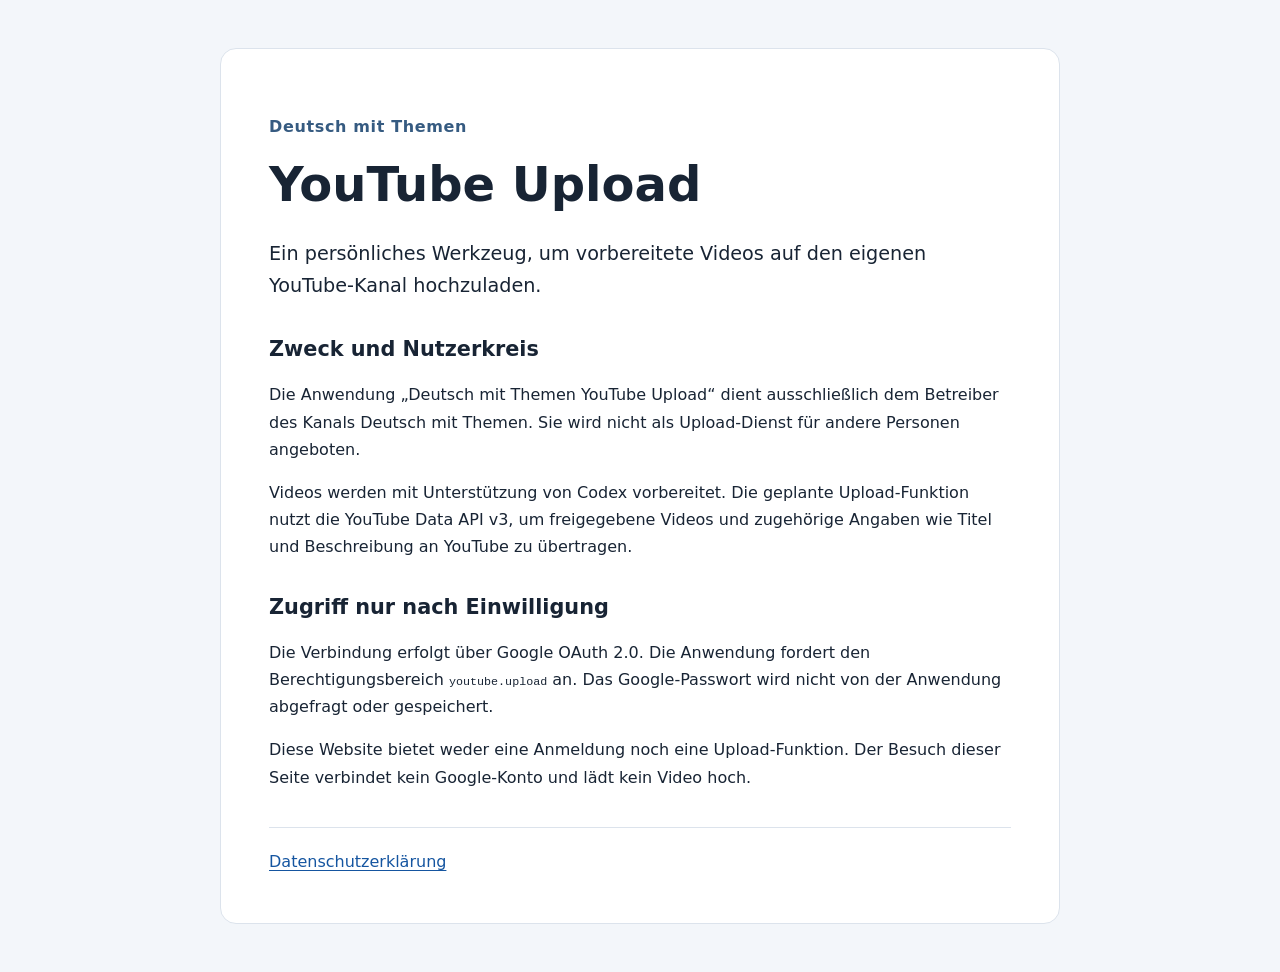
<file: index.html>
<!doctype html>
<html lang="de">
<head>
  <meta charset="utf-8">
  <meta name="viewport" content="width=device-width, initial-scale=1">
  <meta name="description" content="Informationen zur privaten YouTube-Upload-Anwendung von Deutsch mit Themen.">
  <title>Deutsch mit Themen YouTube Upload</title>
  <link rel="stylesheet" href="style.css">
</head>
<body>
  <main>
    <p class="eyebrow">Deutsch mit Themen</p>
    <h1>YouTube Upload</h1>
    <p class="lead">Ein persönliches Werkzeug, um vorbereitete Videos auf den eigenen YouTube-Kanal hochzuladen.</p>
    <section aria-labelledby="purpose">
      <h2 id="purpose">Zweck und Nutzerkreis</h2>
      <p>Die Anwendung „Deutsch mit Themen YouTube Upload“ dient ausschließlich dem Betreiber des Kanals Deutsch mit Themen. Sie wird nicht als Upload-Dienst für andere Personen angeboten.</p>
      <p>Videos werden mit Unterstützung von Codex vorbereitet. Die geplante Upload-Funktion nutzt die YouTube Data API v3, um freigegebene Videos und zugehörige Angaben wie Titel und Beschreibung an YouTube zu übertragen.</p>
    </section>
    <section aria-labelledby="access">
      <h2 id="access">Zugriff nur nach Einwilligung</h2>
      <p>Die Verbindung erfolgt über Google OAuth 2.0. Die Anwendung fordert den Berechtigungsbereich <code>youtube.upload</code> an. Das Google-Passwort wird nicht von der Anwendung abgefragt oder gespeichert.</p>
      <p>Diese Website bietet weder eine Anmeldung noch eine Upload-Funktion. Der Besuch dieser Seite verbindet kein Google-Konto und lädt kein Video hoch.</p>
    </section>
    <footer><a href="privacy.html">Datenschutzerklärung</a></footer>
  </main>
</body>
</html>
</file>
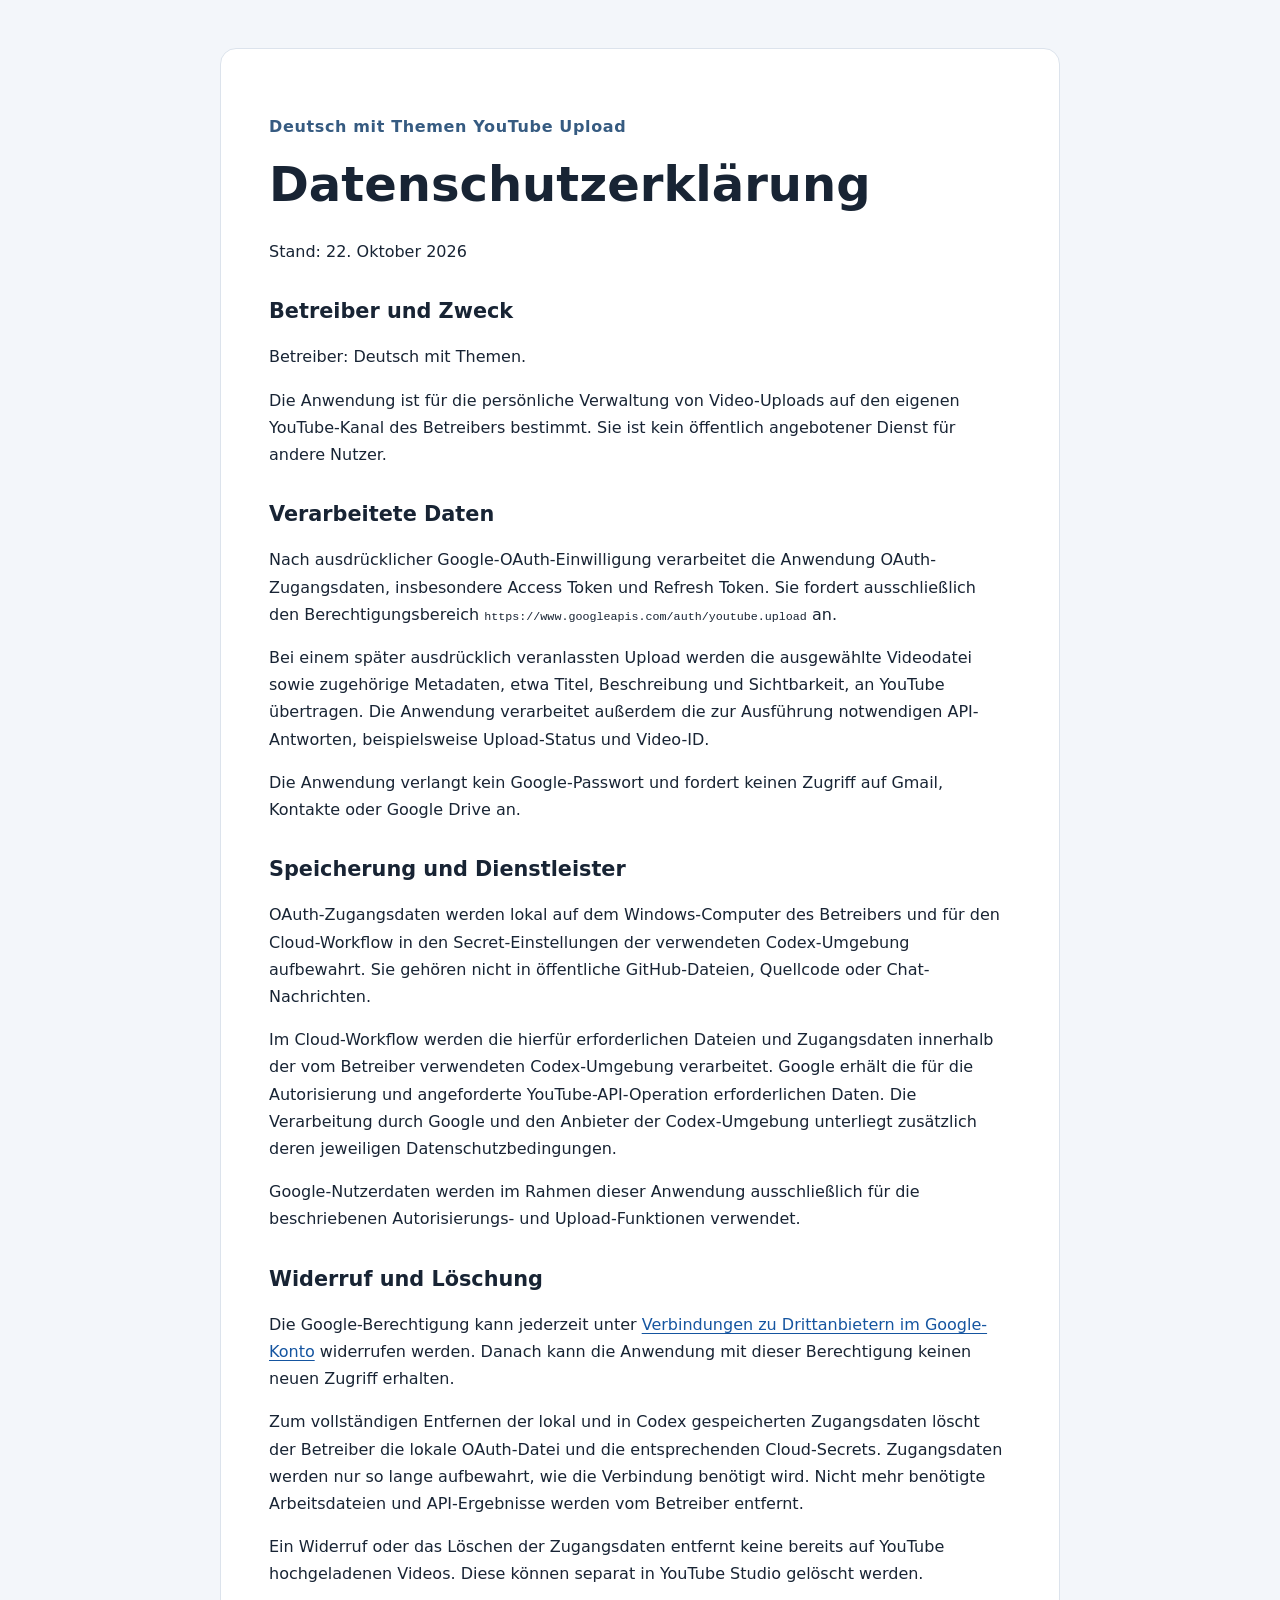
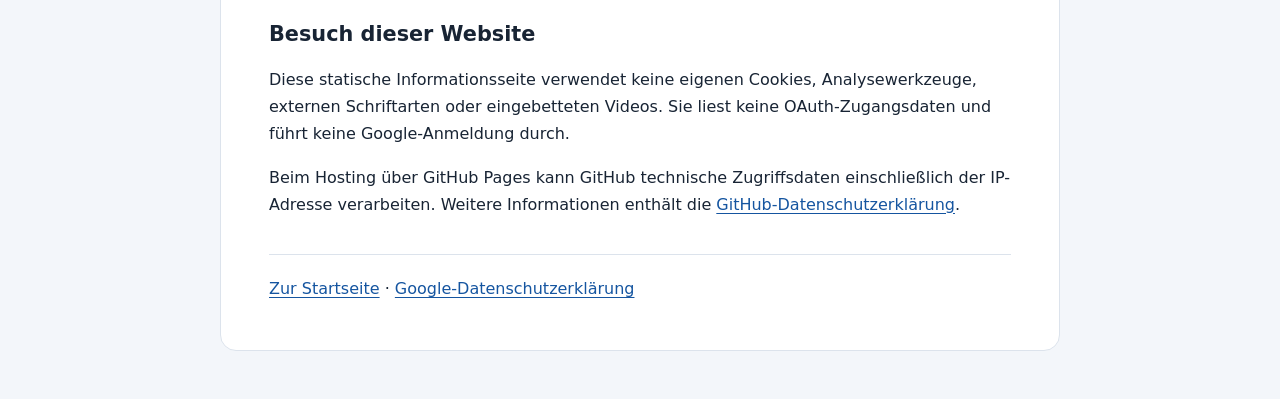
<file: privacy.html>
<!doctype html>
<html lang="de">
<head>
  <meta charset="utf-8">
  <meta name="viewport" content="width=device-width, initial-scale=1">
  <meta name="description" content="Datenschutzhinweise für die persönliche YouTube-Upload-Anwendung von Deutsch mit Themen.">
  <title>Datenschutzerklärung – Deutsch mit Themen YouTube Upload</title>
  <link rel="stylesheet" href="style.css">
</head>
<body>
  <main>
    <p class="eyebrow">Deutsch mit Themen YouTube Upload</p>
    <h1>Datenschutzerklärung</h1>
    <p>Stand: 22. Oktober 2026</p>
    <section aria-labelledby="controller">
      <h2 id="controller">Betreiber und Zweck</h2>
      <p>Betreiber: Deutsch mit Themen.</p>
      <p>Die Anwendung ist für die persönliche Verwaltung von Video-Uploads auf den eigenen YouTube-Kanal des Betreibers bestimmt. Sie ist kein öffentlich angebotener Dienst für andere Nutzer.</p>
    </section>
    <section aria-labelledby="data">
      <h2 id="data">Verarbeitete Daten</h2>
      <p>Nach ausdrücklicher Google-OAuth-Einwilligung verarbeitet die Anwendung OAuth-Zugangsdaten, insbesondere Access Token und Refresh Token. Sie fordert ausschließlich den Berechtigungsbereich <code>https://www.googleapis.com/auth/youtube.upload</code> an.</p>
      <p>Bei einem später ausdrücklich veranlassten Upload werden die ausgewählte Videodatei sowie zugehörige Metadaten, etwa Titel, Beschreibung und Sichtbarkeit, an YouTube übertragen. Die Anwendung verarbeitet außerdem die zur Ausführung notwendigen API-Antworten, beispielsweise Upload-Status und Video-ID.</p>
      <p>Die Anwendung verlangt kein Google-Passwort und fordert keinen Zugriff auf Gmail, Kontakte oder Google Drive an.</p>
    </section>
    <section aria-labelledby="storage">
      <h2 id="storage">Speicherung und Dienstleister</h2>
      <p>OAuth-Zugangsdaten werden lokal auf dem Windows-Computer des Betreibers und für den Cloud-Workflow in den Secret-Einstellungen der verwendeten Codex-Umgebung aufbewahrt. Sie gehören nicht in öffentliche GitHub-Dateien, Quellcode oder Chat-Nachrichten.</p>
      <p>Im Cloud-Workflow werden die hierfür erforderlichen Dateien und Zugangsdaten innerhalb der vom Betreiber verwendeten Codex-Umgebung verarbeitet. Google erhält die für die Autorisierung und angeforderte YouTube-API-Operation erforderlichen Daten. Die Verarbeitung durch Google und den Anbieter der Codex-Umgebung unterliegt zusätzlich deren jeweiligen Datenschutzbedingungen.</p>
      <p>Google-Nutzerdaten werden im Rahmen dieser Anwendung ausschließlich für die beschriebenen Autorisierungs- und Upload-Funktionen verwendet.</p>
    </section>
    <section aria-labelledby="deletion">
      <h2 id="deletion">Widerruf und Löschung</h2>
      <p>Die Google-Berechtigung kann jederzeit unter <a href="https://myaccount.google.com/connections">Verbindungen zu Drittanbietern im Google-Konto</a> widerrufen werden. Danach kann die Anwendung mit dieser Berechtigung keinen neuen Zugriff erhalten.</p>
      <p>Zum vollständigen Entfernen der lokal und in Codex gespeicherten Zugangsdaten löscht der Betreiber die lokale OAuth-Datei und die entsprechenden Cloud-Secrets. Zugangsdaten werden nur so lange aufbewahrt, wie die Verbindung benötigt wird. Nicht mehr benötigte Arbeitsdateien und API-Ergebnisse werden vom Betreiber entfernt.</p>
      <p>Ein Widerruf oder das Löschen der Zugangsdaten entfernt keine bereits auf YouTube hochgeladenen Videos. Diese können separat in YouTube Studio gelöscht werden.</p>
    </section>
    <section aria-labelledby="website">
      <h2 id="website">Besuch dieser Website</h2>
      <p>Diese statische Informationsseite verwendet keine eigenen Cookies, Analysewerkzeuge, externen Schriftarten oder eingebetteten Videos. Sie liest keine OAuth-Zugangsdaten und führt keine Google-Anmeldung durch.</p>
      <p>Beim Hosting über GitHub Pages kann GitHub technische Zugriffsdaten einschließlich der IP-Adresse verarbeiten. Weitere Informationen enthält die <a href="https://docs.github.com/en/site-policy/privacy-policies/github-general-privacy-statement">GitHub-Datenschutzerklärung</a>.</p>
    </section>
    <footer><a href="index.html">Zur Startseite</a> · <a href="https://policies.google.com/privacy">Google-Datenschutzerklärung</a></footer>
  </main>
</body>
</html>
</file>
<file: style.css>
:root { color-scheme: light; font-family: system-ui, sans-serif; color: #182434; background: #f3f6fa; line-height: 1.7; }
* { box-sizing: border-box; }
body { margin: 0; }
main { max-width: 840px; margin: 48px auto; padding: 48px; background: #fff; border: 1px solid #dce3ec; border-radius: 16px; }
.eyebrow { color: #365b81; font-weight: 650; letter-spacing: .04em; }
h1 { font-size: clamp(2rem, 6vw, 3rem); line-height: 1.2; margin: 12px 0 24px; }
h2 { font-size: 1.3rem; line-height: 1.4; margin-top: 32px; }
.lead { font-size: 1.2rem; }
a { color: #1555a0; text-underline-offset: 3px; overflow-wrap: anywhere; }
a:focus-visible { outline: 3px solid #b25700; outline-offset: 4px; }
code { font-size: .9em; overflow-wrap: anywhere; }
footer { border-top: 1px solid #dce3ec; margin-top: 36px; padding-top: 20px; }
@media (max-width: 600px) { main { margin: 16px; padding: 24px; } }
</file>
